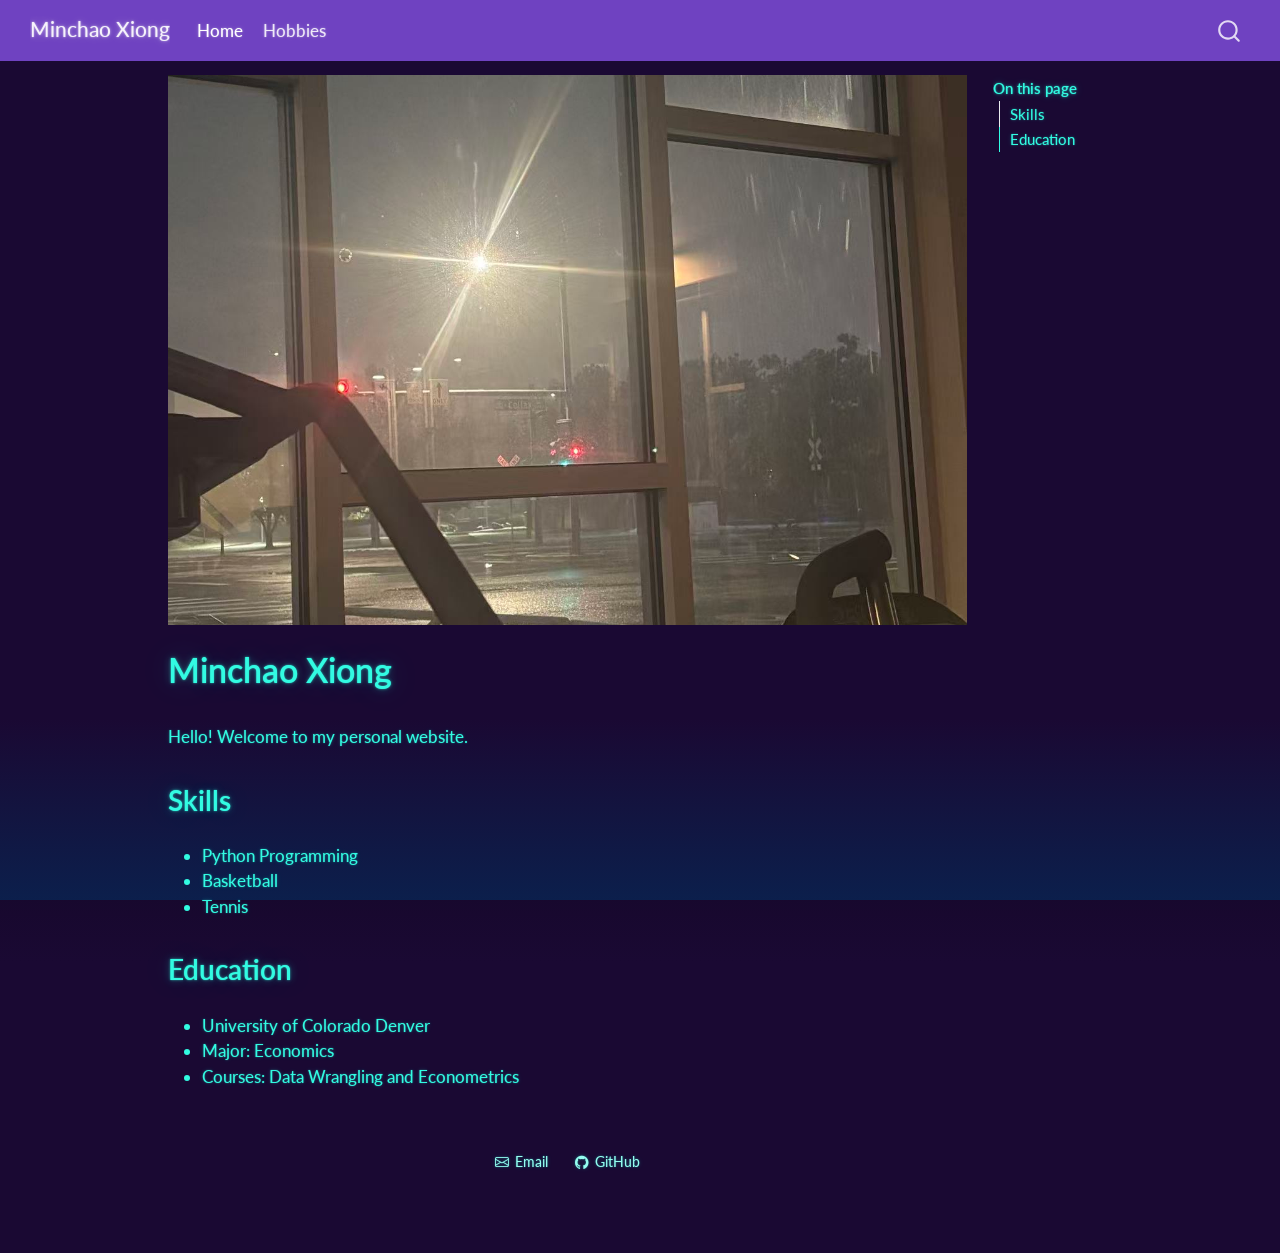
<file: docs/index.html>
<!DOCTYPE html>
<html xmlns="http://www.w3.org/1999/xhtml" lang="en" xml:lang="en"><head>

<meta charset="utf-8">
<meta name="generator" content="quarto-1.8.27">

<meta name="viewport" content="width=device-width, initial-scale=1.0, user-scalable=yes">


<title>Minchao Xiong</title>
<style>
code{white-space: pre-wrap;}
span.smallcaps{font-variant: small-caps;}
div.columns{display: flex; gap: min(4vw, 1.5em);}
div.column{flex: auto; overflow-x: auto;}
div.hanging-indent{margin-left: 1.5em; text-indent: -1.5em;}
ul.task-list{list-style: none;}
ul.task-list li input[type="checkbox"] {
  width: 0.8em;
  margin: 0 0.8em 0.2em -1em; /* quarto-specific, see https://github.com/quarto-dev/quarto-cli/issues/4556 */ 
  vertical-align: middle;
}
</style>


<script src="site_libs/quarto-nav/quarto-nav.js"></script>
<script src="site_libs/quarto-nav/headroom.min.js"></script>
<script src="site_libs/clipboard/clipboard.min.js"></script>
<script src="site_libs/quarto-search/autocomplete.umd.js"></script>
<script src="site_libs/quarto-search/fuse.min.js"></script>
<script src="site_libs/quarto-search/quarto-search.js"></script>
<meta name="quarto:offset" content="./">
<script src="site_libs/quarto-html/quarto.js" type="module"></script>
<script src="site_libs/quarto-html/tabsets/tabsets.js" type="module"></script>
<script src="site_libs/quarto-html/axe/axe-check.js" type="module"></script>
<script src="site_libs/quarto-html/popper.min.js"></script>
<script src="site_libs/quarto-html/tippy.umd.min.js"></script>
<link href="site_libs/quarto-html/tippy.css" rel="stylesheet">
<link href="site_libs/quarto-html/quarto-syntax-highlighting-dark-4d9afe2b8d18ee9fa5d0d57b5ed4214d.css" rel="stylesheet" id="quarto-text-highlighting-styles">
<script src="site_libs/bootstrap/bootstrap.min.js"></script>
<link href="site_libs/bootstrap/bootstrap-icons.css" rel="stylesheet">
<link href="site_libs/bootstrap/bootstrap-4ecedd791a8591356a43e278fabc9aac.min.css" rel="stylesheet" append-hash="true" id="quarto-bootstrap" data-mode="dark">
<script id="quarto-search-options" type="application/json">{
  "location": "navbar",
  "copy-button": false,
  "collapse-after": 3,
  "panel-placement": "end",
  "type": "overlay",
  "limit": 50,
  "keyboard-shortcut": [
    "f",
    "/",
    "s"
  ],
  "show-item-context": false,
  "language": {
    "search-no-results-text": "No results",
    "search-matching-documents-text": "matching documents",
    "search-copy-link-title": "Copy link to search",
    "search-hide-matches-text": "Hide additional matches",
    "search-more-match-text": "more match in this document",
    "search-more-matches-text": "more matches in this document",
    "search-clear-button-title": "Clear",
    "search-text-placeholder": "",
    "search-detached-cancel-button-title": "Cancel",
    "search-submit-button-title": "Submit",
    "search-label": "Search"
  }
}</script>


<link rel="stylesheet" href="styles.css">
</head>

<body class="nav-fixed quarto-light">

<div id="quarto-search-results"></div>
  <header id="quarto-header" class="headroom fixed-top">
    <nav class="navbar navbar-expand-lg " data-bs-theme="dark">
      <div class="navbar-container container-fluid">
      <div class="navbar-brand-container mx-auto">
    <a class="navbar-brand" href="./index.html">
    <span class="navbar-title">Minchao Xiong</span>
    </a>
  </div>
            <div id="quarto-search" class="" title="Search"></div>
          <button class="navbar-toggler" type="button" data-bs-toggle="collapse" data-bs-target="#navbarCollapse" aria-controls="navbarCollapse" role="menu" aria-expanded="false" aria-label="Toggle navigation" onclick="if (window.quartoToggleHeadroom) { window.quartoToggleHeadroom(); }">
  <span class="navbar-toggler-icon"></span>
</button>
          <div class="collapse navbar-collapse" id="navbarCollapse">
            <ul class="navbar-nav navbar-nav-scroll me-auto">
  <li class="nav-item">
    <a class="nav-link active" href="./index.html" aria-current="page"> 
<span class="menu-text">Home</span></a>
  </li>  
  <li class="nav-item">
    <a class="nav-link" href="./hobbies.html"> 
<span class="menu-text">Hobbies</span></a>
  </li>  
</ul>
          </div> <!-- /navcollapse -->
            <div class="quarto-navbar-tools">
</div>
      </div> <!-- /container-fluid -->
    </nav>
</header>
<!-- content -->
<div id="quarto-content" class="quarto-container page-columns page-rows-contents page-layout-article page-navbar">
<!-- sidebar -->
<!-- margin-sidebar -->
    <div id="quarto-margin-sidebar" class="sidebar margin-sidebar">
        <nav id="TOC" role="doc-toc" class="toc-active">
    <h2 id="toc-title">On this page</h2>
  <ul>
  <li><a href="#skills" id="toc-skills" class="nav-link active" data-scroll-target="#skills">Skills</a></li>
  <li><a href="#education" id="toc-education" class="nav-link" data-scroll-target="#education">Education</a></li>
  </ul>
</nav>
    </div>
<!-- main -->
<div class="quarto-about-marquee">
  <div class="about-image-container">
    <img src="myphoto.jpg" class="about-image " style="width: 100%;">
  </div>
  <div class="about-contents">
    <header id="title-block-header" class="quarto-title-block default">
<div class="quarto-title">
<h1 class="title">Minchao Xiong</h1>
</div>
<div class="quarto-title-meta">
  </div>
</header> <main class="content" id="quarto-document-content">

<p>Hello! Welcome to my personal website.</p>
<section id="skills" class="level2">
<h2 data-anchor-id="skills">Skills</h2>
<ul>
<li>Python Programming</li>
<li>Basketball</li>
<li>Tennis</li>
</ul>
</section>
<section id="education" class="level2">
<h2 data-anchor-id="education">Education</h2>
<ul>
<li>University of Colorado Denver</li>
<li>Major: Economics</li>
<li>Courses: Data Wrangling and Econometrics</li>
</ul>


</section>
</main> 
    <div class="about-footer"><div class="about-links">
  <a href="mailto:minchao.xiong@ucdenver.edu" class="about-link" rel="" target="">
    <i class="bi bi-envelope"></i>
     <span class="about-link-text">Email</span>
  </a>
  <a href="https://github.com/" class="about-link" rel="" target="">
    <i class="bi bi-github"></i>
     <span class="about-link-text">GitHub</span>
  </a>
</div>
</div>
  </div>
</div>
 <!-- /main -->
<script id="quarto-html-after-body" type="application/javascript">
  window.document.addEventListener("DOMContentLoaded", function (event) {
    const isCodeAnnotation = (el) => {
      for (const clz of el.classList) {
        if (clz.startsWith('code-annotation-')) {                     
          return true;
        }
      }
      return false;
    }
    const onCopySuccess = function(e) {
      // button target
      const button = e.trigger;
      // don't keep focus
      button.blur();
      // flash "checked"
      button.classList.add('code-copy-button-checked');
      var currentTitle = button.getAttribute("title");
      button.setAttribute("title", "Copied!");
      let tooltip;
      if (window.bootstrap) {
        button.setAttribute("data-bs-toggle", "tooltip");
        button.setAttribute("data-bs-placement", "left");
        button.setAttribute("data-bs-title", "Copied!");
        tooltip = new bootstrap.Tooltip(button, 
          { trigger: "manual", 
            customClass: "code-copy-button-tooltip",
            offset: [0, -8]});
        tooltip.show();    
      }
      setTimeout(function() {
        if (tooltip) {
          tooltip.hide();
          button.removeAttribute("data-bs-title");
          button.removeAttribute("data-bs-toggle");
          button.removeAttribute("data-bs-placement");
        }
        button.setAttribute("title", currentTitle);
        button.classList.remove('code-copy-button-checked');
      }, 1000);
      // clear code selection
      e.clearSelection();
    }
    const getTextToCopy = function(trigger) {
      const outerScaffold = trigger.parentElement.cloneNode(true);
      const codeEl = outerScaffold.querySelector('code');
      for (const childEl of codeEl.children) {
        if (isCodeAnnotation(childEl)) {
          childEl.remove();
        }
      }
      return codeEl.innerText;
    }
    const clipboard = new window.ClipboardJS('.code-copy-button:not([data-in-quarto-modal])', {
      text: getTextToCopy
    });
    clipboard.on('success', onCopySuccess);
    if (window.document.getElementById('quarto-embedded-source-code-modal')) {
      const clipboardModal = new window.ClipboardJS('.code-copy-button[data-in-quarto-modal]', {
        text: getTextToCopy,
        container: window.document.getElementById('quarto-embedded-source-code-modal')
      });
      clipboardModal.on('success', onCopySuccess);
    }
      var localhostRegex = new RegExp(/^(?:http|https):\/\/localhost\:?[0-9]*\//);
      var mailtoRegex = new RegExp(/^mailto:/);
        var filterRegex = new RegExp('/' + window.location.host + '/');
      var isInternal = (href) => {
          return filterRegex.test(href) || localhostRegex.test(href) || mailtoRegex.test(href);
      }
      // Inspect non-navigation links and adorn them if external
     var links = window.document.querySelectorAll('a[href]:not(.nav-link):not(.navbar-brand):not(.toc-action):not(.sidebar-link):not(.sidebar-item-toggle):not(.pagination-link):not(.no-external):not([aria-hidden]):not(.dropdown-item):not(.quarto-navigation-tool):not(.about-link)');
      for (var i=0; i<links.length; i++) {
        const link = links[i];
        if (!isInternal(link.href)) {
          // undo the damage that might have been done by quarto-nav.js in the case of
          // links that we want to consider external
          if (link.dataset.originalHref !== undefined) {
            link.href = link.dataset.originalHref;
          }
        }
      }
    function tippyHover(el, contentFn, onTriggerFn, onUntriggerFn) {
      const config = {
        allowHTML: true,
        maxWidth: 500,
        delay: 100,
        arrow: false,
        appendTo: function(el) {
            return el.parentElement;
        },
        interactive: true,
        interactiveBorder: 10,
        theme: 'quarto',
        placement: 'bottom-start',
      };
      if (contentFn) {
        config.content = contentFn;
      }
      if (onTriggerFn) {
        config.onTrigger = onTriggerFn;
      }
      if (onUntriggerFn) {
        config.onUntrigger = onUntriggerFn;
      }
      window.tippy(el, config); 
    }
    const noterefs = window.document.querySelectorAll('a[role="doc-noteref"]');
    for (var i=0; i<noterefs.length; i++) {
      const ref = noterefs[i];
      tippyHover(ref, function() {
        // use id or data attribute instead here
        let href = ref.getAttribute('data-footnote-href') || ref.getAttribute('href');
        try { href = new URL(href).hash; } catch {}
        const id = href.replace(/^#\/?/, "");
        const note = window.document.getElementById(id);
        if (note) {
          return note.innerHTML;
        } else {
          return "";
        }
      });
    }
    const xrefs = window.document.querySelectorAll('a.quarto-xref');
    const processXRef = (id, note) => {
      // Strip column container classes
      const stripColumnClz = (el) => {
        el.classList.remove("page-full", "page-columns");
        if (el.children) {
          for (const child of el.children) {
            stripColumnClz(child);
          }
        }
      }
      stripColumnClz(note)
      if (id === null || id.startsWith('sec-')) {
        // Special case sections, only their first couple elements
        const container = document.createElement("div");
        if (note.children && note.children.length > 2) {
          container.appendChild(note.children[0].cloneNode(true));
          for (let i = 1; i < note.children.length; i++) {
            const child = note.children[i];
            if (child.tagName === "P" && child.innerText === "") {
              continue;
            } else {
              container.appendChild(child.cloneNode(true));
              break;
            }
          }
          if (window.Quarto?.typesetMath) {
            window.Quarto.typesetMath(container);
          }
          return container.innerHTML
        } else {
          if (window.Quarto?.typesetMath) {
            window.Quarto.typesetMath(note);
          }
          return note.innerHTML;
        }
      } else {
        // Remove any anchor links if they are present
        const anchorLink = note.querySelector('a.anchorjs-link');
        if (anchorLink) {
          anchorLink.remove();
        }
        if (window.Quarto?.typesetMath) {
          window.Quarto.typesetMath(note);
        }
        if (note.classList.contains("callout")) {
          return note.outerHTML;
        } else {
          return note.innerHTML;
        }
      }
    }
    for (var i=0; i<xrefs.length; i++) {
      const xref = xrefs[i];
      tippyHover(xref, undefined, function(instance) {
        instance.disable();
        let url = xref.getAttribute('href');
        let hash = undefined; 
        if (url.startsWith('#')) {
          hash = url;
        } else {
          try { hash = new URL(url).hash; } catch {}
        }
        if (hash) {
          const id = hash.replace(/^#\/?/, "");
          const note = window.document.getElementById(id);
          if (note !== null) {
            try {
              const html = processXRef(id, note.cloneNode(true));
              instance.setContent(html);
            } finally {
              instance.enable();
              instance.show();
            }
          } else {
            // See if we can fetch this
            fetch(url.split('#')[0])
            .then(res => res.text())
            .then(html => {
              const parser = new DOMParser();
              const htmlDoc = parser.parseFromString(html, "text/html");
              const note = htmlDoc.getElementById(id);
              if (note !== null) {
                const html = processXRef(id, note);
                instance.setContent(html);
              } 
            }).finally(() => {
              instance.enable();
              instance.show();
            });
          }
        } else {
          // See if we can fetch a full url (with no hash to target)
          // This is a special case and we should probably do some content thinning / targeting
          fetch(url)
          .then(res => res.text())
          .then(html => {
            const parser = new DOMParser();
            const htmlDoc = parser.parseFromString(html, "text/html");
            const note = htmlDoc.querySelector('main.content');
            if (note !== null) {
              // This should only happen for chapter cross references
              // (since there is no id in the URL)
              // remove the first header
              if (note.children.length > 0 && note.children[0].tagName === "HEADER") {
                note.children[0].remove();
              }
              const html = processXRef(null, note);
              instance.setContent(html);
            } 
          }).finally(() => {
            instance.enable();
            instance.show();
          });
        }
      }, function(instance) {
      });
    }
        let selectedAnnoteEl;
        const selectorForAnnotation = ( cell, annotation) => {
          let cellAttr = 'data-code-cell="' + cell + '"';
          let lineAttr = 'data-code-annotation="' +  annotation + '"';
          const selector = 'span[' + cellAttr + '][' + lineAttr + ']';
          return selector;
        }
        const selectCodeLines = (annoteEl) => {
          const doc = window.document;
          const targetCell = annoteEl.getAttribute("data-target-cell");
          const targetAnnotation = annoteEl.getAttribute("data-target-annotation");
          const annoteSpan = window.document.querySelector(selectorForAnnotation(targetCell, targetAnnotation));
          const lines = annoteSpan.getAttribute("data-code-lines").split(",");
          const lineIds = lines.map((line) => {
            return targetCell + "-" + line;
          })
          let top = null;
          let height = null;
          let parent = null;
          if (lineIds.length > 0) {
              //compute the position of the single el (top and bottom and make a div)
              const el = window.document.getElementById(lineIds[0]);
              top = el.offsetTop;
              height = el.offsetHeight;
              parent = el.parentElement.parentElement;
            if (lineIds.length > 1) {
              const lastEl = window.document.getElementById(lineIds[lineIds.length - 1]);
              const bottom = lastEl.offsetTop + lastEl.offsetHeight;
              height = bottom - top;
            }
            if (top !== null && height !== null && parent !== null) {
              // cook up a div (if necessary) and position it 
              let div = window.document.getElementById("code-annotation-line-highlight");
              if (div === null) {
                div = window.document.createElement("div");
                div.setAttribute("id", "code-annotation-line-highlight");
                div.style.position = 'absolute';
                parent.appendChild(div);
              }
              div.style.top = top - 2 + "px";
              div.style.height = height + 4 + "px";
              div.style.left = 0;
              let gutterDiv = window.document.getElementById("code-annotation-line-highlight-gutter");
              if (gutterDiv === null) {
                gutterDiv = window.document.createElement("div");
                gutterDiv.setAttribute("id", "code-annotation-line-highlight-gutter");
                gutterDiv.style.position = 'absolute';
                const codeCell = window.document.getElementById(targetCell);
                const gutter = codeCell.querySelector('.code-annotation-gutter');
                gutter.appendChild(gutterDiv);
              }
              gutterDiv.style.top = top - 2 + "px";
              gutterDiv.style.height = height + 4 + "px";
            }
            selectedAnnoteEl = annoteEl;
          }
        };
        const unselectCodeLines = () => {
          const elementsIds = ["code-annotation-line-highlight", "code-annotation-line-highlight-gutter"];
          elementsIds.forEach((elId) => {
            const div = window.document.getElementById(elId);
            if (div) {
              div.remove();
            }
          });
          selectedAnnoteEl = undefined;
        };
          // Handle positioning of the toggle
      window.addEventListener(
        "resize",
        throttle(() => {
          elRect = undefined;
          if (selectedAnnoteEl) {
            selectCodeLines(selectedAnnoteEl);
          }
        }, 10)
      );
      function throttle(fn, ms) {
      let throttle = false;
      let timer;
        return (...args) => {
          if(!throttle) { // first call gets through
              fn.apply(this, args);
              throttle = true;
          } else { // all the others get throttled
              if(timer) clearTimeout(timer); // cancel #2
              timer = setTimeout(() => {
                fn.apply(this, args);
                timer = throttle = false;
              }, ms);
          }
        };
      }
        // Attach click handler to the DT
        const annoteDls = window.document.querySelectorAll('dt[data-target-cell]');
        for (const annoteDlNode of annoteDls) {
          annoteDlNode.addEventListener('click', (event) => {
            const clickedEl = event.target;
            if (clickedEl !== selectedAnnoteEl) {
              unselectCodeLines();
              const activeEl = window.document.querySelector('dt[data-target-cell].code-annotation-active');
              if (activeEl) {
                activeEl.classList.remove('code-annotation-active');
              }
              selectCodeLines(clickedEl);
              clickedEl.classList.add('code-annotation-active');
            } else {
              // Unselect the line
              unselectCodeLines();
              clickedEl.classList.remove('code-annotation-active');
            }
          });
        }
    const findCites = (el) => {
      const parentEl = el.parentElement;
      if (parentEl) {
        const cites = parentEl.dataset.cites;
        if (cites) {
          return {
            el,
            cites: cites.split(' ')
          };
        } else {
          return findCites(el.parentElement)
        }
      } else {
        return undefined;
      }
    };
    var bibliorefs = window.document.querySelectorAll('a[role="doc-biblioref"]');
    for (var i=0; i<bibliorefs.length; i++) {
      const ref = bibliorefs[i];
      const citeInfo = findCites(ref);
      if (citeInfo) {
        tippyHover(citeInfo.el, function() {
          var popup = window.document.createElement('div');
          citeInfo.cites.forEach(function(cite) {
            var citeDiv = window.document.createElement('div');
            citeDiv.classList.add('hanging-indent');
            citeDiv.classList.add('csl-entry');
            var biblioDiv = window.document.getElementById('ref-' + cite);
            if (biblioDiv) {
              citeDiv.innerHTML = biblioDiv.innerHTML;
            }
            popup.appendChild(citeDiv);
          });
          return popup.innerHTML;
        });
      }
    }
  });
  </script>
</div> <!-- /content -->




</body></html>
</file>
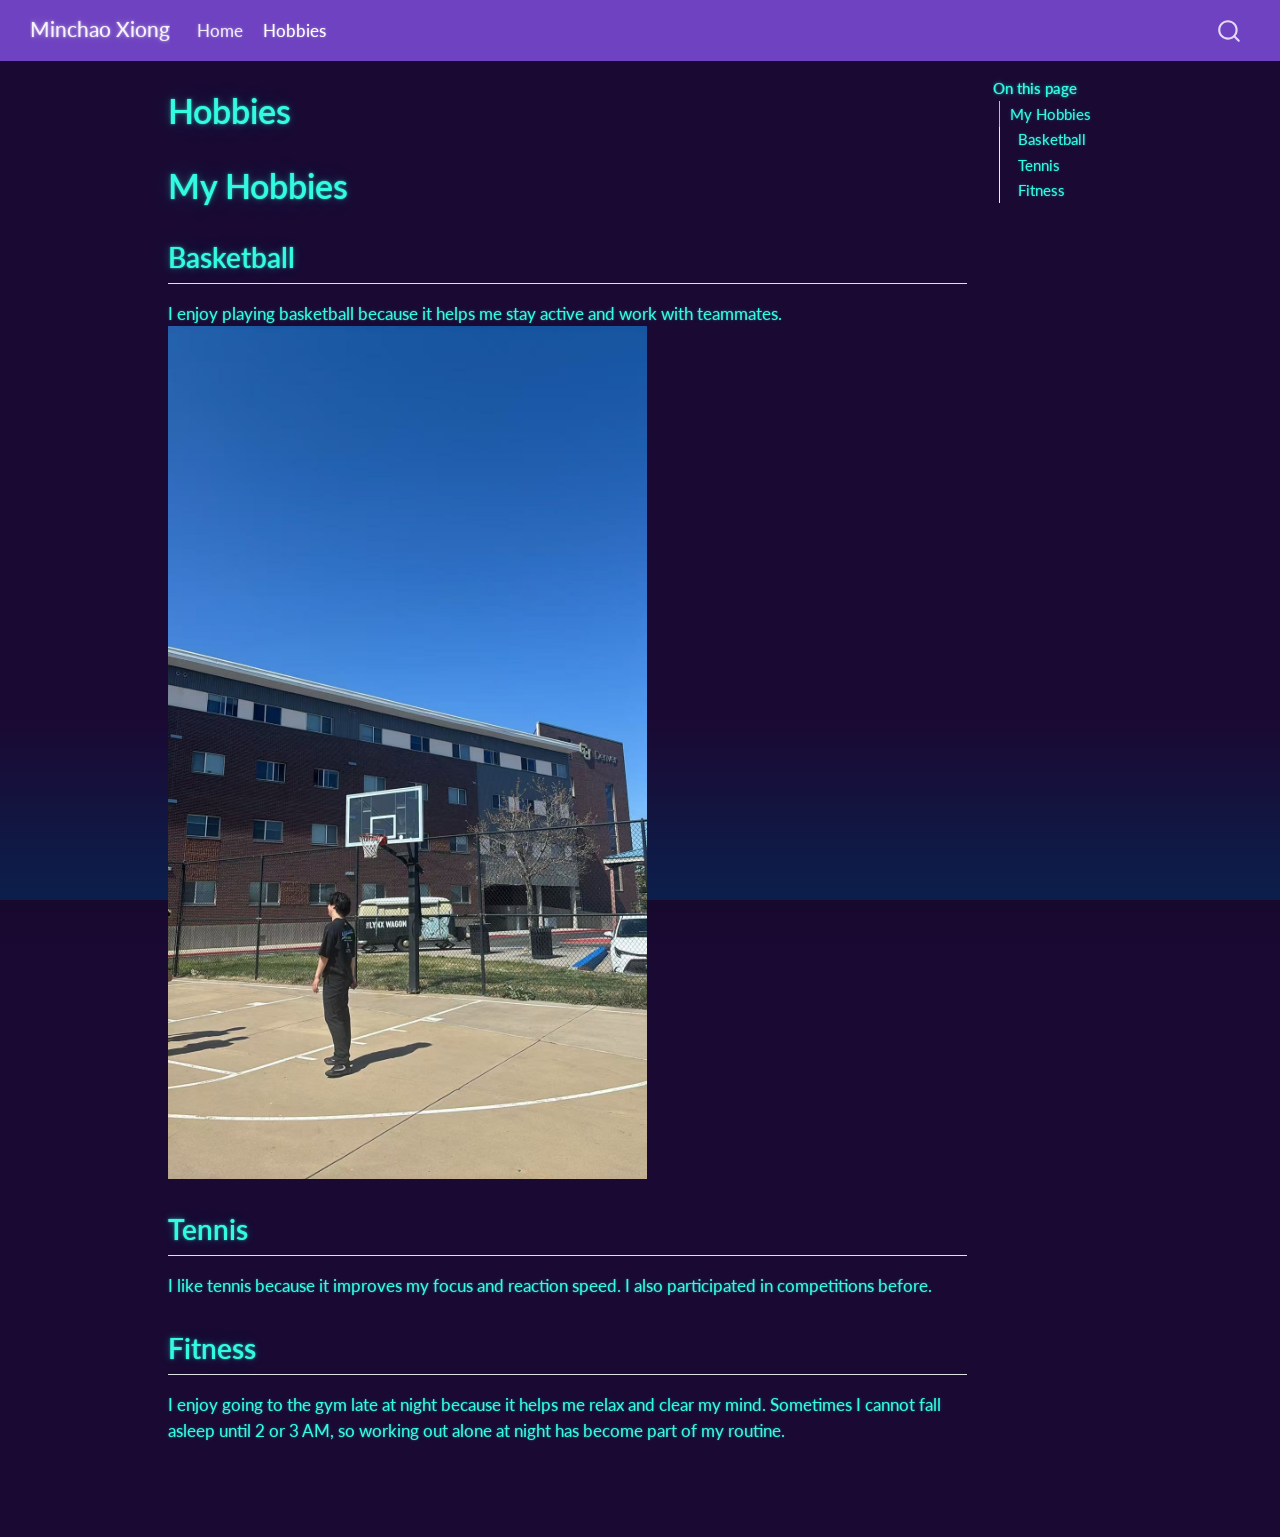
<file: docs/hobbies.html>
<!DOCTYPE html>
<html xmlns="http://www.w3.org/1999/xhtml" lang="en" xml:lang="en"><head>

<meta charset="utf-8">
<meta name="generator" content="quarto-1.8.27">

<meta name="viewport" content="width=device-width, initial-scale=1.0, user-scalable=yes">


<title>Hobbies – Minchao Xiong</title>
<style>
code{white-space: pre-wrap;}
span.smallcaps{font-variant: small-caps;}
div.columns{display: flex; gap: min(4vw, 1.5em);}
div.column{flex: auto; overflow-x: auto;}
div.hanging-indent{margin-left: 1.5em; text-indent: -1.5em;}
ul.task-list{list-style: none;}
ul.task-list li input[type="checkbox"] {
  width: 0.8em;
  margin: 0 0.8em 0.2em -1em; /* quarto-specific, see https://github.com/quarto-dev/quarto-cli/issues/4556 */ 
  vertical-align: middle;
}
</style>


<script src="site_libs/quarto-nav/quarto-nav.js"></script>
<script src="site_libs/quarto-nav/headroom.min.js"></script>
<script src="site_libs/clipboard/clipboard.min.js"></script>
<script src="site_libs/quarto-search/autocomplete.umd.js"></script>
<script src="site_libs/quarto-search/fuse.min.js"></script>
<script src="site_libs/quarto-search/quarto-search.js"></script>
<meta name="quarto:offset" content="./">
<script src="site_libs/quarto-html/quarto.js" type="module"></script>
<script src="site_libs/quarto-html/tabsets/tabsets.js" type="module"></script>
<script src="site_libs/quarto-html/axe/axe-check.js" type="module"></script>
<script src="site_libs/quarto-html/popper.min.js"></script>
<script src="site_libs/quarto-html/tippy.umd.min.js"></script>
<script src="site_libs/quarto-html/anchor.min.js"></script>
<link href="site_libs/quarto-html/tippy.css" rel="stylesheet">
<link href="site_libs/quarto-html/quarto-syntax-highlighting-dark-4d9afe2b8d18ee9fa5d0d57b5ed4214d.css" rel="stylesheet" id="quarto-text-highlighting-styles">
<script src="site_libs/bootstrap/bootstrap.min.js"></script>
<link href="site_libs/bootstrap/bootstrap-icons.css" rel="stylesheet">
<link href="site_libs/bootstrap/bootstrap-4ecedd791a8591356a43e278fabc9aac.min.css" rel="stylesheet" append-hash="true" id="quarto-bootstrap" data-mode="dark">
<script id="quarto-search-options" type="application/json">{
  "location": "navbar",
  "copy-button": false,
  "collapse-after": 3,
  "panel-placement": "end",
  "type": "overlay",
  "limit": 50,
  "keyboard-shortcut": [
    "f",
    "/",
    "s"
  ],
  "show-item-context": false,
  "language": {
    "search-no-results-text": "No results",
    "search-matching-documents-text": "matching documents",
    "search-copy-link-title": "Copy link to search",
    "search-hide-matches-text": "Hide additional matches",
    "search-more-match-text": "more match in this document",
    "search-more-matches-text": "more matches in this document",
    "search-clear-button-title": "Clear",
    "search-text-placeholder": "",
    "search-detached-cancel-button-title": "Cancel",
    "search-submit-button-title": "Submit",
    "search-label": "Search"
  }
}</script>


<link rel="stylesheet" href="styles.css">
</head>

<body class="nav-fixed quarto-light">

<div id="quarto-search-results"></div>
  <header id="quarto-header" class="headroom fixed-top">
    <nav class="navbar navbar-expand-lg " data-bs-theme="dark">
      <div class="navbar-container container-fluid">
      <div class="navbar-brand-container mx-auto">
    <a class="navbar-brand" href="./index.html">
    <span class="navbar-title">Minchao Xiong</span>
    </a>
  </div>
            <div id="quarto-search" class="" title="Search"></div>
          <button class="navbar-toggler" type="button" data-bs-toggle="collapse" data-bs-target="#navbarCollapse" aria-controls="navbarCollapse" role="menu" aria-expanded="false" aria-label="Toggle navigation" onclick="if (window.quartoToggleHeadroom) { window.quartoToggleHeadroom(); }">
  <span class="navbar-toggler-icon"></span>
</button>
          <div class="collapse navbar-collapse" id="navbarCollapse">
            <ul class="navbar-nav navbar-nav-scroll me-auto">
  <li class="nav-item">
    <a class="nav-link" href="./index.html"> 
<span class="menu-text">Home</span></a>
  </li>  
  <li class="nav-item">
    <a class="nav-link active" href="./hobbies.html" aria-current="page"> 
<span class="menu-text">Hobbies</span></a>
  </li>  
</ul>
          </div> <!-- /navcollapse -->
            <div class="quarto-navbar-tools">
</div>
      </div> <!-- /container-fluid -->
    </nav>
</header>
<!-- content -->
<div id="quarto-content" class="quarto-container page-columns page-rows-contents page-layout-article page-navbar">
<!-- sidebar -->
<!-- margin-sidebar -->
    <div id="quarto-margin-sidebar" class="sidebar margin-sidebar">
        <nav id="TOC" role="doc-toc" class="toc-active">
    <h2 id="toc-title">On this page</h2>
   
  <ul>
  <li><a href="#my-hobbies" id="toc-my-hobbies" class="nav-link active" data-scroll-target="#my-hobbies">My Hobbies</a>
  <ul class="collapse">
  <li><a href="#basketball" id="toc-basketball" class="nav-link" data-scroll-target="#basketball">Basketball</a></li>
  <li><a href="#tennis" id="toc-tennis" class="nav-link" data-scroll-target="#tennis">Tennis</a></li>
  <li><a href="#fitness" id="toc-fitness" class="nav-link" data-scroll-target="#fitness">Fitness</a></li>
  </ul></li>
  </ul>
</nav>
    </div>
<!-- main -->
<main class="content" id="quarto-document-content">

<header id="title-block-header" class="quarto-title-block default">
<div class="quarto-title">
<h1 class="title">Hobbies</h1>
</div>



<div class="quarto-title-meta">

    
  
    
  </div>
  


</header>


<section id="my-hobbies" class="level1">
<h1>My Hobbies</h1>
<section id="basketball" class="level2">
<h2 class="anchored" data-anchor-id="basketball">Basketball</h2>
<p>I enjoy playing basketball because it helps me stay active and work with teammates. <img src="basketball.jpg" class="img-fluid" style="width:60.0%"></p>
</section>
<section id="tennis" class="level2">
<h2 class="anchored" data-anchor-id="tennis">Tennis</h2>
<p>I like tennis because it improves my focus and reaction speed. I also participated in competitions before.</p>
</section>
<section id="fitness" class="level2">
<h2 class="anchored" data-anchor-id="fitness">Fitness</h2>
<p>I enjoy going to the gym late at night because it helps me relax and clear my mind. Sometimes I cannot fall asleep until 2 or 3 AM, so working out alone at night has become part of my routine.</p>


</section>
</section>

</main> <!-- /main -->
<script id="quarto-html-after-body" type="application/javascript">
  window.document.addEventListener("DOMContentLoaded", function (event) {
    const icon = "";
    const anchorJS = new window.AnchorJS();
    anchorJS.options = {
      placement: 'right',
      icon: icon
    };
    anchorJS.add('.anchored');
    const isCodeAnnotation = (el) => {
      for (const clz of el.classList) {
        if (clz.startsWith('code-annotation-')) {                     
          return true;
        }
      }
      return false;
    }
    const onCopySuccess = function(e) {
      // button target
      const button = e.trigger;
      // don't keep focus
      button.blur();
      // flash "checked"
      button.classList.add('code-copy-button-checked');
      var currentTitle = button.getAttribute("title");
      button.setAttribute("title", "Copied!");
      let tooltip;
      if (window.bootstrap) {
        button.setAttribute("data-bs-toggle", "tooltip");
        button.setAttribute("data-bs-placement", "left");
        button.setAttribute("data-bs-title", "Copied!");
        tooltip = new bootstrap.Tooltip(button, 
          { trigger: "manual", 
            customClass: "code-copy-button-tooltip",
            offset: [0, -8]});
        tooltip.show();    
      }
      setTimeout(function() {
        if (tooltip) {
          tooltip.hide();
          button.removeAttribute("data-bs-title");
          button.removeAttribute("data-bs-toggle");
          button.removeAttribute("data-bs-placement");
        }
        button.setAttribute("title", currentTitle);
        button.classList.remove('code-copy-button-checked');
      }, 1000);
      // clear code selection
      e.clearSelection();
    }
    const getTextToCopy = function(trigger) {
      const outerScaffold = trigger.parentElement.cloneNode(true);
      const codeEl = outerScaffold.querySelector('code');
      for (const childEl of codeEl.children) {
        if (isCodeAnnotation(childEl)) {
          childEl.remove();
        }
      }
      return codeEl.innerText;
    }
    const clipboard = new window.ClipboardJS('.code-copy-button:not([data-in-quarto-modal])', {
      text: getTextToCopy
    });
    clipboard.on('success', onCopySuccess);
    if (window.document.getElementById('quarto-embedded-source-code-modal')) {
      const clipboardModal = new window.ClipboardJS('.code-copy-button[data-in-quarto-modal]', {
        text: getTextToCopy,
        container: window.document.getElementById('quarto-embedded-source-code-modal')
      });
      clipboardModal.on('success', onCopySuccess);
    }
      var localhostRegex = new RegExp(/^(?:http|https):\/\/localhost\:?[0-9]*\//);
      var mailtoRegex = new RegExp(/^mailto:/);
        var filterRegex = new RegExp('/' + window.location.host + '/');
      var isInternal = (href) => {
          return filterRegex.test(href) || localhostRegex.test(href) || mailtoRegex.test(href);
      }
      // Inspect non-navigation links and adorn them if external
     var links = window.document.querySelectorAll('a[href]:not(.nav-link):not(.navbar-brand):not(.toc-action):not(.sidebar-link):not(.sidebar-item-toggle):not(.pagination-link):not(.no-external):not([aria-hidden]):not(.dropdown-item):not(.quarto-navigation-tool):not(.about-link)');
      for (var i=0; i<links.length; i++) {
        const link = links[i];
        if (!isInternal(link.href)) {
          // undo the damage that might have been done by quarto-nav.js in the case of
          // links that we want to consider external
          if (link.dataset.originalHref !== undefined) {
            link.href = link.dataset.originalHref;
          }
        }
      }
    function tippyHover(el, contentFn, onTriggerFn, onUntriggerFn) {
      const config = {
        allowHTML: true,
        maxWidth: 500,
        delay: 100,
        arrow: false,
        appendTo: function(el) {
            return el.parentElement;
        },
        interactive: true,
        interactiveBorder: 10,
        theme: 'quarto',
        placement: 'bottom-start',
      };
      if (contentFn) {
        config.content = contentFn;
      }
      if (onTriggerFn) {
        config.onTrigger = onTriggerFn;
      }
      if (onUntriggerFn) {
        config.onUntrigger = onUntriggerFn;
      }
      window.tippy(el, config); 
    }
    const noterefs = window.document.querySelectorAll('a[role="doc-noteref"]');
    for (var i=0; i<noterefs.length; i++) {
      const ref = noterefs[i];
      tippyHover(ref, function() {
        // use id or data attribute instead here
        let href = ref.getAttribute('data-footnote-href') || ref.getAttribute('href');
        try { href = new URL(href).hash; } catch {}
        const id = href.replace(/^#\/?/, "");
        const note = window.document.getElementById(id);
        if (note) {
          return note.innerHTML;
        } else {
          return "";
        }
      });
    }
    const xrefs = window.document.querySelectorAll('a.quarto-xref');
    const processXRef = (id, note) => {
      // Strip column container classes
      const stripColumnClz = (el) => {
        el.classList.remove("page-full", "page-columns");
        if (el.children) {
          for (const child of el.children) {
            stripColumnClz(child);
          }
        }
      }
      stripColumnClz(note)
      if (id === null || id.startsWith('sec-')) {
        // Special case sections, only their first couple elements
        const container = document.createElement("div");
        if (note.children && note.children.length > 2) {
          container.appendChild(note.children[0].cloneNode(true));
          for (let i = 1; i < note.children.length; i++) {
            const child = note.children[i];
            if (child.tagName === "P" && child.innerText === "") {
              continue;
            } else {
              container.appendChild(child.cloneNode(true));
              break;
            }
          }
          if (window.Quarto?.typesetMath) {
            window.Quarto.typesetMath(container);
          }
          return container.innerHTML
        } else {
          if (window.Quarto?.typesetMath) {
            window.Quarto.typesetMath(note);
          }
          return note.innerHTML;
        }
      } else {
        // Remove any anchor links if they are present
        const anchorLink = note.querySelector('a.anchorjs-link');
        if (anchorLink) {
          anchorLink.remove();
        }
        if (window.Quarto?.typesetMath) {
          window.Quarto.typesetMath(note);
        }
        if (note.classList.contains("callout")) {
          return note.outerHTML;
        } else {
          return note.innerHTML;
        }
      }
    }
    for (var i=0; i<xrefs.length; i++) {
      const xref = xrefs[i];
      tippyHover(xref, undefined, function(instance) {
        instance.disable();
        let url = xref.getAttribute('href');
        let hash = undefined; 
        if (url.startsWith('#')) {
          hash = url;
        } else {
          try { hash = new URL(url).hash; } catch {}
        }
        if (hash) {
          const id = hash.replace(/^#\/?/, "");
          const note = window.document.getElementById(id);
          if (note !== null) {
            try {
              const html = processXRef(id, note.cloneNode(true));
              instance.setContent(html);
            } finally {
              instance.enable();
              instance.show();
            }
          } else {
            // See if we can fetch this
            fetch(url.split('#')[0])
            .then(res => res.text())
            .then(html => {
              const parser = new DOMParser();
              const htmlDoc = parser.parseFromString(html, "text/html");
              const note = htmlDoc.getElementById(id);
              if (note !== null) {
                const html = processXRef(id, note);
                instance.setContent(html);
              } 
            }).finally(() => {
              instance.enable();
              instance.show();
            });
          }
        } else {
          // See if we can fetch a full url (with no hash to target)
          // This is a special case and we should probably do some content thinning / targeting
          fetch(url)
          .then(res => res.text())
          .then(html => {
            const parser = new DOMParser();
            const htmlDoc = parser.parseFromString(html, "text/html");
            const note = htmlDoc.querySelector('main.content');
            if (note !== null) {
              // This should only happen for chapter cross references
              // (since there is no id in the URL)
              // remove the first header
              if (note.children.length > 0 && note.children[0].tagName === "HEADER") {
                note.children[0].remove();
              }
              const html = processXRef(null, note);
              instance.setContent(html);
            } 
          }).finally(() => {
            instance.enable();
            instance.show();
          });
        }
      }, function(instance) {
      });
    }
        let selectedAnnoteEl;
        const selectorForAnnotation = ( cell, annotation) => {
          let cellAttr = 'data-code-cell="' + cell + '"';
          let lineAttr = 'data-code-annotation="' +  annotation + '"';
          const selector = 'span[' + cellAttr + '][' + lineAttr + ']';
          return selector;
        }
        const selectCodeLines = (annoteEl) => {
          const doc = window.document;
          const targetCell = annoteEl.getAttribute("data-target-cell");
          const targetAnnotation = annoteEl.getAttribute("data-target-annotation");
          const annoteSpan = window.document.querySelector(selectorForAnnotation(targetCell, targetAnnotation));
          const lines = annoteSpan.getAttribute("data-code-lines").split(",");
          const lineIds = lines.map((line) => {
            return targetCell + "-" + line;
          })
          let top = null;
          let height = null;
          let parent = null;
          if (lineIds.length > 0) {
              //compute the position of the single el (top and bottom and make a div)
              const el = window.document.getElementById(lineIds[0]);
              top = el.offsetTop;
              height = el.offsetHeight;
              parent = el.parentElement.parentElement;
            if (lineIds.length > 1) {
              const lastEl = window.document.getElementById(lineIds[lineIds.length - 1]);
              const bottom = lastEl.offsetTop + lastEl.offsetHeight;
              height = bottom - top;
            }
            if (top !== null && height !== null && parent !== null) {
              // cook up a div (if necessary) and position it 
              let div = window.document.getElementById("code-annotation-line-highlight");
              if (div === null) {
                div = window.document.createElement("div");
                div.setAttribute("id", "code-annotation-line-highlight");
                div.style.position = 'absolute';
                parent.appendChild(div);
              }
              div.style.top = top - 2 + "px";
              div.style.height = height + 4 + "px";
              div.style.left = 0;
              let gutterDiv = window.document.getElementById("code-annotation-line-highlight-gutter");
              if (gutterDiv === null) {
                gutterDiv = window.document.createElement("div");
                gutterDiv.setAttribute("id", "code-annotation-line-highlight-gutter");
                gutterDiv.style.position = 'absolute';
                const codeCell = window.document.getElementById(targetCell);
                const gutter = codeCell.querySelector('.code-annotation-gutter');
                gutter.appendChild(gutterDiv);
              }
              gutterDiv.style.top = top - 2 + "px";
              gutterDiv.style.height = height + 4 + "px";
            }
            selectedAnnoteEl = annoteEl;
          }
        };
        const unselectCodeLines = () => {
          const elementsIds = ["code-annotation-line-highlight", "code-annotation-line-highlight-gutter"];
          elementsIds.forEach((elId) => {
            const div = window.document.getElementById(elId);
            if (div) {
              div.remove();
            }
          });
          selectedAnnoteEl = undefined;
        };
          // Handle positioning of the toggle
      window.addEventListener(
        "resize",
        throttle(() => {
          elRect = undefined;
          if (selectedAnnoteEl) {
            selectCodeLines(selectedAnnoteEl);
          }
        }, 10)
      );
      function throttle(fn, ms) {
      let throttle = false;
      let timer;
        return (...args) => {
          if(!throttle) { // first call gets through
              fn.apply(this, args);
              throttle = true;
          } else { // all the others get throttled
              if(timer) clearTimeout(timer); // cancel #2
              timer = setTimeout(() => {
                fn.apply(this, args);
                timer = throttle = false;
              }, ms);
          }
        };
      }
        // Attach click handler to the DT
        const annoteDls = window.document.querySelectorAll('dt[data-target-cell]');
        for (const annoteDlNode of annoteDls) {
          annoteDlNode.addEventListener('click', (event) => {
            const clickedEl = event.target;
            if (clickedEl !== selectedAnnoteEl) {
              unselectCodeLines();
              const activeEl = window.document.querySelector('dt[data-target-cell].code-annotation-active');
              if (activeEl) {
                activeEl.classList.remove('code-annotation-active');
              }
              selectCodeLines(clickedEl);
              clickedEl.classList.add('code-annotation-active');
            } else {
              // Unselect the line
              unselectCodeLines();
              clickedEl.classList.remove('code-annotation-active');
            }
          });
        }
    const findCites = (el) => {
      const parentEl = el.parentElement;
      if (parentEl) {
        const cites = parentEl.dataset.cites;
        if (cites) {
          return {
            el,
            cites: cites.split(' ')
          };
        } else {
          return findCites(el.parentElement)
        }
      } else {
        return undefined;
      }
    };
    var bibliorefs = window.document.querySelectorAll('a[role="doc-biblioref"]');
    for (var i=0; i<bibliorefs.length; i++) {
      const ref = bibliorefs[i];
      const citeInfo = findCites(ref);
      if (citeInfo) {
        tippyHover(citeInfo.el, function() {
          var popup = window.document.createElement('div');
          citeInfo.cites.forEach(function(cite) {
            var citeDiv = window.document.createElement('div');
            citeDiv.classList.add('hanging-indent');
            citeDiv.classList.add('csl-entry');
            var biblioDiv = window.document.getElementById('ref-' + cite);
            if (biblioDiv) {
              citeDiv.innerHTML = biblioDiv.innerHTML;
            }
            popup.appendChild(citeDiv);
          });
          return popup.innerHTML;
        });
      }
    }
  });
  </script>
</div> <!-- /content -->




</body></html>
</file>
<file: docs/site_libs/quarto-html/tippy.css>
.tippy-box[data-animation=fade][data-state=hidden]{opacity:0}[data-tippy-root]{max-width:calc(100vw - 10px)}.tippy-box{position:relative;background-color:#333;color:#fff;border-radius:4px;font-size:14px;line-height:1.4;white-space:normal;outline:0;transition-property:transform,visibility,opacity}.tippy-box[data-placement^=top]>.tippy-arrow{bottom:0}.tippy-box[data-placement^=top]>.tippy-arrow:before{bottom:-7px;left:0;border-width:8px 8px 0;border-top-color:initial;transform-origin:center top}.tippy-box[data-placement^=bottom]>.tippy-arrow{top:0}.tippy-box[data-placement^=bottom]>.tippy-arrow:before{top:-7px;left:0;border-width:0 8px 8px;border-bottom-color:initial;transform-origin:center bottom}.tippy-box[data-placement^=left]>.tippy-arrow{right:0}.tippy-box[data-placement^=left]>.tippy-arrow:before{border-width:8px 0 8px 8px;border-left-color:initial;right:-7px;transform-origin:center left}.tippy-box[data-placement^=right]>.tippy-arrow{left:0}.tippy-box[data-placement^=right]>.tippy-arrow:before{left:-7px;border-width:8px 8px 8px 0;border-right-color:initial;transform-origin:center right}.tippy-box[data-inertia][data-state=visible]{transition-timing-function:cubic-bezier(.54,1.5,.38,1.11)}.tippy-arrow{width:16px;height:16px;color:#333}.tippy-arrow:before{content:"";position:absolute;border-color:transparent;border-style:solid}.tippy-content{position:relative;padding:5px 9px;z-index:1}
</file>
<file: docs/site_libs/quarto-html/quarto-syntax-highlighting-dark-4d9afe2b8d18ee9fa5d0d57b5ed4214d.css>
/* quarto syntax highlight colors */
:root {
  --quarto-hl-al-color: #f07178;
  --quarto-hl-an-color: #d4d0ab;
  --quarto-hl-at-color: #00e0e0;
  --quarto-hl-bn-color: #d4d0ab;
  --quarto-hl-bu-color: #abe338;
  --quarto-hl-ch-color: #abe338;
  --quarto-hl-co-color: #f8f8f2;
  --quarto-hl-cv-color: #ffd700;
  --quarto-hl-cn-color: #ffd700;
  --quarto-hl-cf-color: #ffa07a;
  --quarto-hl-dt-color: #ffa07a;
  --quarto-hl-dv-color: #d4d0ab;
  --quarto-hl-do-color: #f8f8f2;
  --quarto-hl-er-color: #f07178;
  --quarto-hl-ex-color: #00e0e0;
  --quarto-hl-fl-color: #d4d0ab;
  --quarto-hl-fu-color: #ffa07a;
  --quarto-hl-im-color: #abe338;
  --quarto-hl-in-color: #d4d0ab;
  --quarto-hl-kw-color: #ffa07a;
  --quarto-hl-op-color: #ffa07a;
  --quarto-hl-ot-color: #00e0e0;
  --quarto-hl-pp-color: #dcc6e0;
  --quarto-hl-re-color: #00e0e0;
  --quarto-hl-sc-color: #abe338;
  --quarto-hl-ss-color: #abe338;
  --quarto-hl-st-color: #abe338;
  --quarto-hl-va-color: #00e0e0;
  --quarto-hl-vs-color: #abe338;
  --quarto-hl-wa-color: #dcc6e0;
}

/* other quarto variables */
:root {
  --quarto-font-monospace: SFMono-Regular, Menlo, Monaco, Consolas, "Liberation Mono", "Courier New", monospace;
}

/* syntax highlight based on Pandoc's rules */
pre > code.sourceCode > span {
  color: #f8f8f2;
}

code.sourceCode > span {
  color: #f8f8f2;
}

div.sourceCode,
div.sourceCode pre.sourceCode {
  color: #f8f8f2;
}

/* Normal */
code span {
  color: #f8f8f2;
}

/* Alert */
code span.al {
  color: #f07178;
}

/* Annotation */
code span.an {
  color: #d4d0ab;
}

/* Attribute */
code span.at {
  color: #00e0e0;
}

/* BaseN */
code span.bn {
  color: #d4d0ab;
}

/* BuiltIn */
code span.bu {
  color: #abe338;
}

/* ControlFlow */
code span.cf {
  font-weight: bold;
  color: #ffa07a;
}

/* Char */
code span.ch {
  color: #abe338;
}

/* Constant */
code span.cn {
  color: #ffd700;
}

/* Comment */
code span.co {
  font-style: italic;
  color: #f8f8f2;
}

/* CommentVar */
code span.cv {
  color: #ffd700;
}

/* Documentation */
code span.do {
  color: #f8f8f2;
}

/* DataType */
code span.dt {
  color: #ffa07a;
}

/* DecVal */
code span.dv {
  color: #d4d0ab;
}

/* Error */
code span.er {
  color: #f07178;
  text-decoration: underline;
}

/* Extension */
code span.ex {
  font-weight: bold;
  color: #00e0e0;
}

/* Float */
code span.fl {
  color: #d4d0ab;
}

/* Function */
code span.fu {
  color: #ffa07a;
}

/* Import */
code span.im {
  color: #abe338;
}

/* Information */
code span.in {
  color: #d4d0ab;
}

/* Keyword */
code span.kw {
  font-weight: bold;
  color: #ffa07a;
}

/* Operator */
code span.op {
  color: #ffa07a;
}

/* Other */
code span.ot {
  color: #00e0e0;
}

/* Preprocessor */
code span.pp {
  color: #dcc6e0;
}

/* RegionMarker */
code span.re {
  background-color: #f8f8f2;
  color: #00e0e0;
}

/* SpecialChar */
code span.sc {
  color: #abe338;
}

/* SpecialString */
code span.ss {
  color: #abe338;
}

/* String */
code span.st {
  color: #abe338;
}

/* Variable */
code span.va {
  color: #00e0e0;
}

/* VerbatimString */
code span.vs {
  color: #abe338;
}

/* Warning */
code span.wa {
  color: #dcc6e0;
}

.prevent-inlining {
  content: "</";
}

/*# sourceMappingURL=86edf53ecdff796acf02dbceed379426.css.map */
</file>
<file: docs/styles.css>
/* css styles */
</file>
